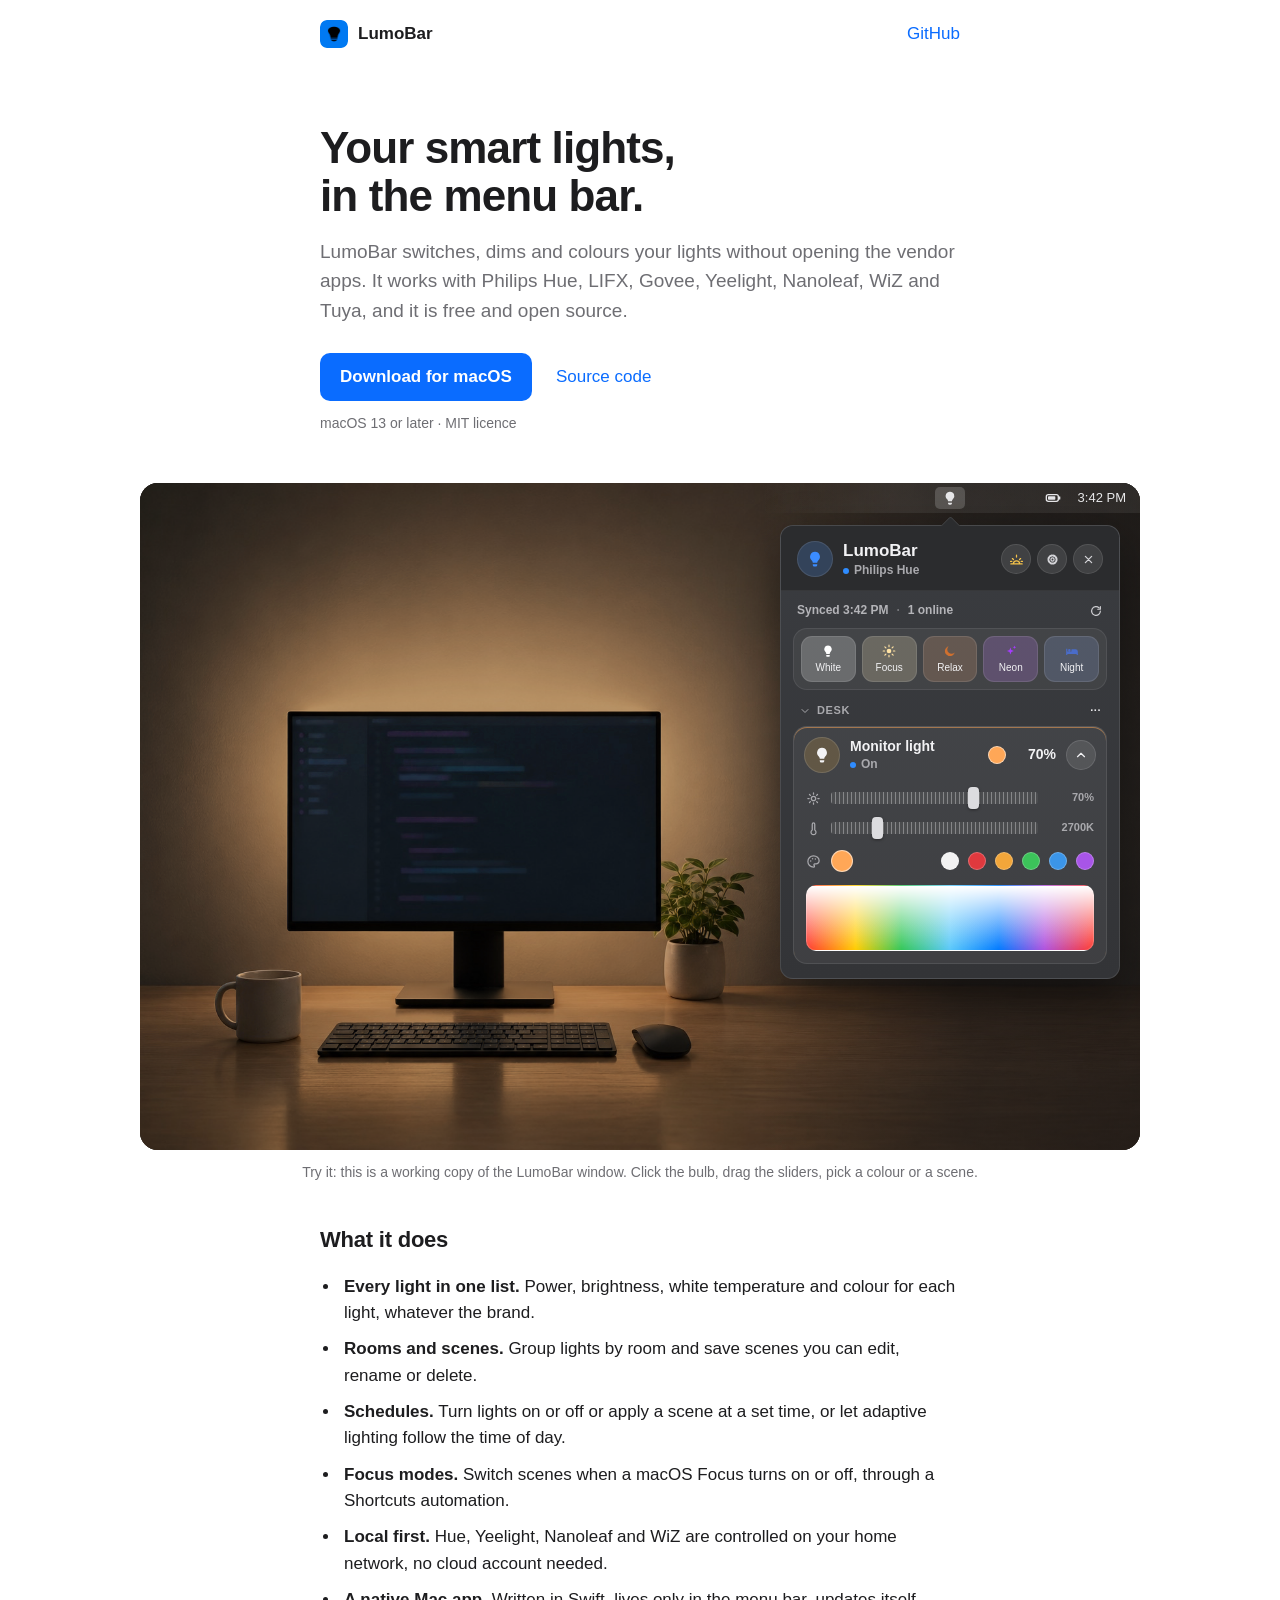
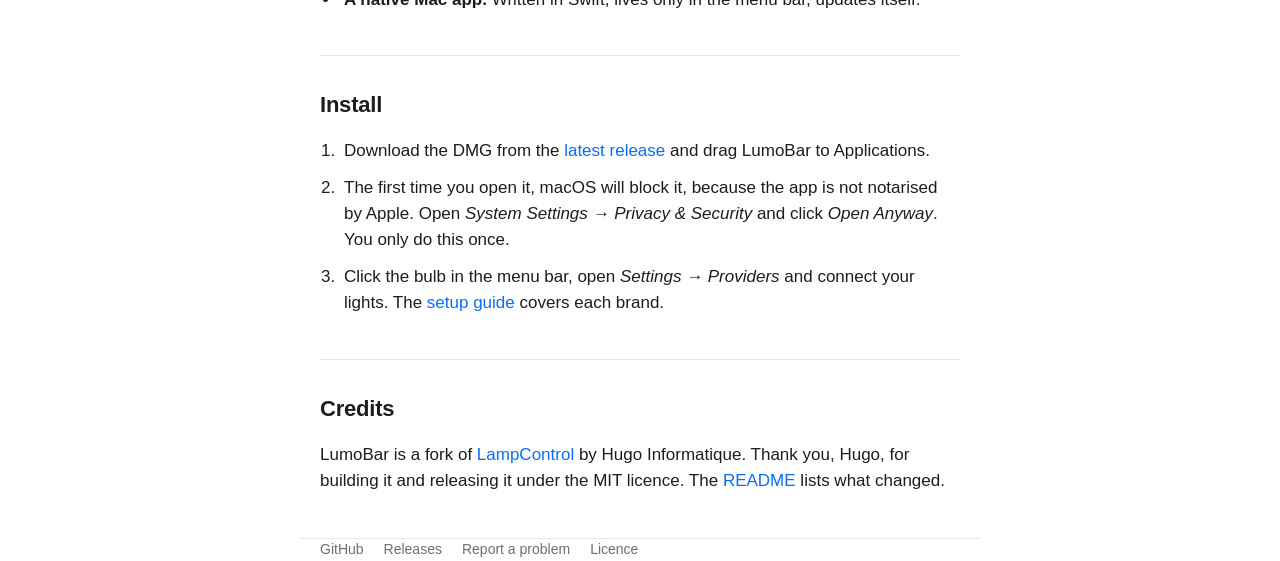
<file: landing/index.html>
<!doctype html>
<html lang="en">
  <head>
    <meta charset="utf-8" />
    <meta name="viewport" content="width=device-width, initial-scale=1" />
    <title>LumoBar – smart lights in your Mac menu bar</title>
    <meta name="description" content="LumoBar is a free, open-source macOS menu bar app for Philips Hue, LIFX, Govee, Yeelight, Nanoleaf, WiZ and Tuya lights." />
    <link rel="canonical" href="https://petrfilip.github.io/LumoBar/" />
    <link rel="icon" type="image/png" href="./favicon.png" />
    <link rel="apple-touch-icon" href="./icon.png" />
    <meta name="color-scheme" content="light dark" />
    <meta property="og:type" content="website" />
    <meta property="og:url" content="https://petrfilip.github.io/LumoBar/" />
    <meta property="og:title" content="LumoBar – smart lights in your Mac menu bar" />
    <meta property="og:description" content="A free, open-source macOS menu bar app for Philips Hue, LIFX, Govee, Yeelight, Nanoleaf, WiZ and Tuya lights." />
    <meta property="og:image" content="https://petrfilip.github.io/LumoBar/og-image.png" />
    <meta name="twitter:card" content="summary_large_image" />
    <link rel="stylesheet" href="./styles.css" />
    <script src="./demo.js" defer></script>
    <script type="application/ld+json">
      {
        "@context": "https://schema.org",
        "@type": "SoftwareApplication",
        "name": "LumoBar",
        "operatingSystem": "macOS 13 or later",
        "applicationCategory": "UtilitiesApplication",
        "description": "A free, open-source macOS menu bar app for Philips Hue, LIFX, Govee, Yeelight, Nanoleaf, WiZ and Tuya lights.",
        "url": "https://petrfilip.github.io/LumoBar/",
        "downloadUrl": "https://github.com/petrfilip/LumoBar/releases/latest",
        "license": "https://opensource.org/licenses/MIT",
        "offers": { "@type": "Offer", "price": "0", "priceCurrency": "USD" }
      }
    </script>
  </head>
  <body>
    <header class="top wrap">
      <a class="brand" href="./">
        <img src="./icon.png" width="28" height="28" alt="" />
        LumoBar
      </a>
      <a href="https://github.com/petrfilip/LumoBar">GitHub</a>
    </header>

    <main>
      <section class="hero wrap">
        <h1>Your smart lights, in the menu bar.</h1>
        <p class="lead">
          LumoBar switches, dims and colours your lights without opening the vendor apps.
          It works with Philips&nbsp;Hue, LIFX, Govee, Yeelight, Nanoleaf, WiZ and Tuya, and it is free and open source.
        </p>
        <p class="actions">
          <a class="button" href="https://github.com/petrfilip/LumoBar/releases/latest">Download for macOS</a>
          <a class="link" href="https://github.com/petrfilip/LumoBar">Source code</a>
        </p>
        <p class="meta">macOS 13 or later · MIT licence</p>
      </section>

      <div class="demo-wrap">
        <div class="demo">
          <div class="room" id="room">
            <canvas id="roomCanvas" width="1536" height="1024" role="img" aria-label="A desk with a monitor in a dark room. A light bar behind the monitor shines on the wall."></canvas>
          </div>

          <div class="mac">
            <div class="menubar" aria-hidden="true">
              <span class="mb-item mb-active">
                <svg viewBox="0 0 24 24"><path class="i-fill" d="M12 2.5a6.5 6.5 0 0 0-4.3 11.4c.8.7 1.3 1.6 1.3 2.6V17h6v-.5c0-1 .5-1.9 1.3-2.6A6.5 6.5 0 0 0 12 2.5zM9 19h6v1a2 2 0 0 1-2 2h-2a2 2 0 0 1-2-2z" /></svg>
              </span>
              <span class="mb-right">
                <span class="mb-item">
                  <svg viewBox="0 0 24 24"><rect x="2" y="7" width="18" height="10" rx="3" class="i-line" /><rect x="4.5" y="9.5" width="11" height="5" rx="1" class="i-fill" /><path d="M22 10.5v3" class="i-line" /></svg>
                </span>
                <span class="mb-clock" id="clock">9:41 PM</span>
              </span>
            </div>

            <div class="pop" role="group" aria-label="Interactive copy of the LumoBar window">
              <div class="pop-head">
                <span class="app-badge">
                  <svg viewBox="0 0 24 24"><path class="i-fill" d="M12 2.5a6.5 6.5 0 0 0-4.3 11.4c.8.7 1.3 1.6 1.3 2.6V17h6v-.5c0-1 .5-1.9 1.3-2.6A6.5 6.5 0 0 0 12 2.5zM9 19h6v1a2 2 0 0 1-2 2h-2a2 2 0 0 1-2-2z" /></svg>
                </span>
                <span class="pop-titles">
                  <span class="pop-title">LumoBar</span>
                  <span class="pop-sub"><i class="dot"></i>Philips Hue</span>
                </span>
                <span class="head-btns" aria-hidden="true">
                  <span class="rbtn sunrise"><svg viewBox="0 0 24 24"><path class="i-line" d="M3 19h18M7 19a5 5 0 0 1 10 0M12 5v3M5.5 10.5l1.6 1.6M18.5 10.5l-1.6 1.6M2.5 15h2M19.5 15h2" /></svg></span>
                  <span class="rbtn"><svg viewBox="0 0 24 24"><circle cx="12" cy="12" r="6.5" class="i-line cog" /><circle cx="12" cy="12" r="2.5" class="i-line" /></svg></span>
                  <span class="rbtn"><svg viewBox="0 0 24 24"><path class="i-line" d="M7 7l10 10M17 7 7 17" /></svg></span>
                </span>
              </div>

              <div class="pop-body">
                <div class="status">
                  <span>Synced <span id="synced">9:41 PM</span></span>
                  <span class="sep">·</span>
                  <span>1 online</span>
                  <svg viewBox="0 0 24 24" aria-hidden="true"><path class="i-line" d="M19.5 12a7.5 7.5 0 1 1-2.2-5.3M19.5 4.5v4.5H15" /></svg>
                </div>

                <div class="scenes">
                  <button type="button" class="chip" data-scene="white" style="--c: #ffffff">
                    <svg viewBox="0 0 24 24" aria-hidden="true"><path class="i-fill" d="M12 2.5a6.5 6.5 0 0 0-4.3 11.4c.8.7 1.3 1.6 1.3 2.6V17h6v-.5c0-1 .5-1.9 1.3-2.6A6.5 6.5 0 0 0 12 2.5zM9 19h6v1a2 2 0 0 1-2 2h-2a2 2 0 0 1-2-2z" /></svg>
                    White
                  </button>
                  <button type="button" class="chip" data-scene="focus" style="--c: #ffe2a3">
                    <svg viewBox="0 0 24 24" aria-hidden="true"><circle cx="12" cy="12" r="4" class="i-fill" /><path class="i-line" d="M12 2v2.5M12 19.5V22M2 12h2.5M19.5 12H22M4.9 4.9l1.8 1.8M17.3 17.3l1.8 1.8M4.9 19.1l1.8-1.8M17.3 6.7l1.8-1.8" /></svg>
                    Focus
                  </button>
                  <button type="button" class="chip" data-scene="relax" style="--c: #d0702f">
                    <svg viewBox="0 0 24 24" aria-hidden="true"><path class="i-fill" d="M20 14.5A8.5 8.5 0 1 1 9.5 4a7 7 0 0 0 10.5 10.5z" /></svg>
                    Relax
                  </button>
                  <button type="button" class="chip" data-scene="neon" style="--c: #a63bff">
                    <svg viewBox="0 0 24 24" aria-hidden="true"><path class="i-fill" d="M11 6l1.6 4.4L17 12l-4.4 1.6L11 18l-1.6-4.4L5 12l4.4-1.6zM18 2.5l.8 2.2 2.2.8-2.2.8L18 8.5l-.8-2.2L15 5.5l2.2-.8z" /></svg>
                    Neon
                  </button>
                  <button type="button" class="chip" data-scene="night" style="--c: #4a6cc8">
                    <svg viewBox="0 0 24 24" aria-hidden="true"><path class="i-fill" d="M2 8h2v5h7v-3a1 1 0 0 1 1-1h6a4 4 0 0 1 4 4v6h-2v-2H4v2H2zM7.5 8.5a2.2 2.2 0 1 1 0 4.4 2.2 2.2 0 0 1 0-4.4z" /></svg>
                    Night
                  </button>
                </div>

                <div class="room-head" aria-hidden="true">
                  <svg viewBox="0 0 24 24"><path class="i-line" d="m6 9 6 6 6-6" /></svg>
                  <span>Desk</span>
                  <span class="more">···</span>
                </div>

                <div class="card" id="card">
                  <div class="row">
                    <button type="button" class="bulb" id="power" aria-pressed="true" aria-label="Turn the light off">
                      <svg viewBox="0 0 24 24" aria-hidden="true"><path class="i-fill" d="M12 2.5a6.5 6.5 0 0 0-4.3 11.4c.8.7 1.3 1.6 1.3 2.6V17h6v-.5c0-1 .5-1.9 1.3-2.6A6.5 6.5 0 0 0 12 2.5zM9 19h6v1a2 2 0 0 1-2 2h-2a2 2 0 0 1-2-2z" /></svg>
                    </button>
                    <span class="name">
                      <b>Monitor light</b>
                      <span class="state"><i class="dot"></i><span id="stateText">On</span></span>
                    </span>
                    <span class="swatch" id="swatch"></span>
                    <span class="pct" id="pct">70%</span>
                    <button type="button" class="chev" id="expand" aria-expanded="true" aria-controls="controls" aria-label="Hide the controls">
                      <svg viewBox="0 0 24 24" aria-hidden="true"><path class="i-line" d="m6 15 6-6 6 6" /></svg>
                    </button>
                  </div>

                  <div class="controls" id="controls">
                    <label class="ctl">
                      <svg viewBox="0 0 24 24" aria-hidden="true"><circle cx="12" cy="12" r="3.5" class="i-line" /><path class="i-line" d="M12 3v2M12 19v2M3 12h2M19 12h2M5.6 5.6 7 7M17 17l1.4 1.4M5.6 18.4 7 17M17 7l1.4-1.4" /></svg>
                      <input type="range" id="bri" min="1" max="100" value="70" aria-label="Brightness" />
                      <span class="val" id="briVal">70%</span>
                    </label>
                    <label class="ctl">
                      <svg viewBox="0 0 24 24" aria-hidden="true"><path class="i-line" d="M10 14.5V5a2 2 0 1 1 4 0v9.5a4 4 0 1 1-4 0z" /></svg>
                      <input type="range" id="temp" min="1700" max="6500" step="50" value="2700" aria-label="White temperature" />
                      <span class="val" id="tempVal">2700K</span>
                    </label>
                    <div class="ctl colors">
                      <svg viewBox="0 0 24 24" aria-hidden="true"><path class="i-line" d="M12 3a9 9 0 1 0 0 18c1 0 1.6-.7 1.6-1.5 0-.5-.2-.8-.5-1.1a1.5 1.5 0 0 1 1.1-2.6H16a5 5 0 0 0 5-5C21 6.6 17 3 12 3z" /><circle cx="7.5" cy="11" r="1.2" class="i-fill" /><circle cx="10.5" cy="7.5" r="1.2" class="i-fill" /><circle cx="15" cy="8" r="1.2" class="i-fill" /></svg>
                      <span class="current" id="current"></span>
                      <span class="dots">
                        <button type="button" data-h="0" data-s="0" style="--c: #f2f2f2" aria-label="White"></button>
                        <button type="button" data-h="0" data-s="0.85" style="--c: #e0393e" aria-label="Red"></button>
                        <button type="button" data-h="34" data-s="0.8" style="--c: #f2a63a" aria-label="Orange"></button>
                        <button type="button" data-h="128" data-s="0.7" style="--c: #3cc35a" aria-label="Green"></button>
                        <button type="button" data-h="208" data-s="0.78" style="--c: #3b95e8" aria-label="Blue"></button>
                        <button type="button" data-h="280" data-s="0.72" style="--c: #a855e8" aria-label="Purple"></button>
                      </span>
                    </div>
                    <div class="field white-mode" id="field" tabindex="0" role="slider" aria-label="Colour" aria-valuemin="0" aria-valuemax="360" aria-valuenow="30" aria-valuetext="Hue 30°, saturation 80%">
                      <span class="picker" id="picker"></span>
                    </div>
                  </div>
                </div>
              </div>
            </div>
          </div>
        </div>
        <p class="demo-note">
          Try it: this is a working copy of the LumoBar window. Click the bulb, drag the sliders, pick a colour or a scene.
        </p>
      </div>

      <div class="wrap">
        <section>
          <h2>What it does</h2>
          <ul class="features">
            <li><strong>Every light in one list.</strong> Power, brightness, white temperature and colour for each light, whatever the brand.</li>
            <li><strong>Rooms and scenes.</strong> Group lights by room and save scenes you can edit, rename or delete.</li>
            <li><strong>Schedules.</strong> Turn lights on or off or apply a scene at a set time, or let adaptive lighting follow the time of day.</li>
            <li><strong>Focus modes.</strong> Switch scenes when a macOS Focus turns on or off, through a Shortcuts automation.</li>
            <li><strong>Local first.</strong> Hue, Yeelight, Nanoleaf and WiZ are controlled on your home network, no cloud account needed.</li>
            <li><strong>A native Mac app.</strong> Written in Swift, lives only in the menu bar, updates itself.</li>
          </ul>
        </section>

        <section>
          <h2>Install</h2>
          <ol class="steps">
            <li>Download the DMG from the <a href="https://github.com/petrfilip/LumoBar/releases/latest">latest release</a> and drag LumoBar to Applications.</li>
            <li>
              The first time you open it, macOS will block it, because the app is not notarised by Apple.
              Open <em>System Settings → Privacy &amp; Security</em> and click <em>Open Anyway</em>. You only do this once.
            </li>
            <li>
              Click the bulb in the menu bar, open <em>Settings → Providers</em> and connect your lights.
              The <a href="https://github.com/petrfilip/LumoBar/blob/main/docs/CONFIGURATION.md">setup guide</a> covers each brand.
            </li>
          </ol>
        </section>

        <section>
          <h2>Credits</h2>
          <p>
            LumoBar is a fork of <a href="https://github.com/hugoinformatique/LampControl">LampControl</a> by Hugo Informatique.
            Thank you, Hugo, for building it and releasing it under the MIT licence.
            The <a href="https://github.com/petrfilip/LumoBar#whats-different-from-lampcontrol">README</a> lists what changed.
          </p>
        </section>
      </div>
    </main>

    <footer class="wrap">
      <a href="https://github.com/petrfilip/LumoBar">GitHub</a>
      <a href="https://github.com/petrfilip/LumoBar/releases">Releases</a>
      <a href="https://github.com/petrfilip/LumoBar/issues">Report a problem</a>
      <a href="https://github.com/petrfilip/LumoBar/blob/main/LICENSE">Licence</a>
    </footer>
  </body>
</html>
</file>
<file: landing/styles.css>
:root {
  --bg: #ffffff;
  --text: #1d1d1f;
  --muted: #6e6e73;
  --line: #e5e5ea;
  --accent: #0a6cff;
  --accent-text: #ffffff;
  color-scheme: light dark;
}

@media (prefers-color-scheme: dark) {
  :root {
    --bg: #161617;
    --text: #f5f5f7;
    --muted: #a1a1a6;
    --line: #2c2c2e;
    --accent: #3b8cff;
  }
}

* {
  box-sizing: border-box;
}

html {
  -webkit-text-size-adjust: 100%;
}

body {
  margin: 0;
  background: var(--bg);
  color: var(--text);
  font: 17px/1.55 -apple-system, BlinkMacSystemFont, "SF Pro Text", "Segoe UI", Roboto, Helvetica, Arial, sans-serif;
  -webkit-font-smoothing: antialiased;
}

a {
  color: var(--accent);
  text-decoration: none;
}

a:hover {
  text-decoration: underline;
}

.wrap {
  max-width: 680px;
  margin: 0 auto;
  padding: 0 20px;
}

.top {
  display: flex;
  align-items: center;
  justify-content: space-between;
  padding-top: 20px;
  padding-bottom: 20px;
}

.brand {
  display: inline-flex;
  align-items: center;
  gap: 10px;
  color: var(--text);
  font-weight: 600;
}

.brand:hover {
  text-decoration: none;
}

.brand img {
  border-radius: 7px;
}

.hero {
  padding-top: 56px;
  padding-bottom: 8px;
}

h1 {
  margin: 0 0 16px;
  font-size: clamp(32px, 6vw, 44px);
  line-height: 1.1;
  letter-spacing: -0.02em;
  text-wrap: balance;
}

.lead {
  margin: 0 0 28px;
  font-size: 19px;
  color: var(--muted);
}

.actions {
  display: flex;
  flex-wrap: wrap;
  align-items: center;
  gap: 12px 24px;
  margin: 0 0 12px;
}

.button {
  display: inline-block;
  padding: 11px 20px;
  border-radius: 10px;
  background: var(--accent);
  color: var(--accent-text);
  font-weight: 600;
}

.button:hover {
  text-decoration: none;
  filter: brightness(1.08);
}

.meta {
  margin: 0;
  font-size: 14px;
  color: var(--muted);
}

section {
  padding: 32px 0;
}

.wrap > section + section {
  border-top: 1px solid var(--line);
}

h2 {
  margin: 0 0 16px;
  font-size: 22px;
  letter-spacing: -0.01em;
}

p {
  margin: 0 0 12px;
}

.features,
.steps {
  margin: 0;
  padding-left: 20px;
}

.features li,
.steps li {
  margin: 0 0 10px;
  padding-left: 4px;
}

footer {
  display: flex;
  flex-wrap: wrap;
  gap: 8px 20px;
  padding-top: 32px;
  padding-bottom: 48px;
  border-top: 1px solid var(--line);
  font-size: 14px;
}

footer a {
  color: var(--muted);
}

/* ---------------------------------------------------------------------------
   Interactive demo: a desk lit by the light behind the monitor (left) and an
   HTML copy of the LumoBar window (right). demo.js sets --light and --level.
   ------------------------------------------------------------------------- */

@property --light {
  syntax: "<color>";
  inherits: true;
  initial-value: rgb(255 167 87);
}

@property --level {
  syntax: "<number>";
  inherits: true;
  initial-value: 0.78;
}

.demo-wrap {
  max-width: 1040px;
  margin: 40px auto 8px;
  padding: 0 20px;
}

.demo {
  --light: rgb(255 167 87);
  --level: 0.78;
  display: grid;
  grid-template-columns: minmax(0, 1fr) 380px;
  min-height: 560px;
  overflow: hidden;
  border-radius: 18px;
  background: #121316;
  color: #f2f2f4;
  transition: --light 0.45s ease, --level 0.45s ease;
}

/* The room photo runs under the window column too, so the light carries on behind it.
   Without JavaScript the lit photo is shown; demo.js paints the canvas over it. */
.room {
  grid-column: 1 / -1;
  grid-row: 1;
  background: #1a1b1f url("./room-lit.jpg") 50% 78% / cover no-repeat;
}

.room canvas {
  display: block;
  width: 100%;
  height: 100%;
  object-fit: cover;
  object-position: 50% 78%;
}

.demo-note {
  margin: 12px 0 0;
  text-align: center;
  font-size: 14px;
  color: var(--muted);
}

/* The right column: a slice of the macOS menu bar with the window under it. */

.mac {
  grid-column: 2;
  grid-row: 1;
  display: flex;
  flex-direction: column;
  align-items: center;
  padding: 0 20px 24px;
  background: linear-gradient(90deg, rgba(18, 19, 22, 0), rgba(18, 19, 22, 0.45) 55%);
}

.menubar {
  position: relative;
  align-self: stretch;
  display: flex;
  align-items: center;
  justify-content: center;
  height: 30px;
  margin: 0 -20px;
  padding: 0 14px;
  background: linear-gradient(90deg, rgba(255, 255, 255, 0), rgba(255, 255, 255, 0.07) 35%);
  font-size: 13px;
  font-weight: 500;
  color: #e8e8ea;
}

.mb-item {
  display: inline-grid;
  place-items: center;
  width: 30px;
  height: 22px;
  border-radius: 5px;
}

.mb-item svg {
  width: 16px;
  height: 16px;
}

.mb-active {
  background: rgba(255, 255, 255, 0.18);
}

.mb-right {
  position: absolute;
  right: 14px;
  display: flex;
  align-items: center;
  gap: 4px;
}

.mb-clock {
  padding-left: 6px;
}

.i-fill {
  fill: currentColor;
}

.i-line {
  fill: none;
  stroke: currentColor;
  stroke-width: 2;
  stroke-linecap: round;
  stroke-linejoin: round;
}

.cog {
  stroke-width: 3.2;
  stroke-dasharray: 3.1 2;
}

/* The window */

.pop {
  position: relative;
  width: 340px;
  margin-top: 12px;
  border-radius: 13px;
  background: linear-gradient(180deg, #3a3c40 0%, #333437 100%);
  border: 1px solid rgba(255, 255, 255, 0.1);
  box-shadow: 0 20px 50px rgba(0, 0, 0, 0.45);
  font-size: 13px;
  line-height: 1.25;
  user-select: none;
  -webkit-user-select: none;
}

.pop::before {
  content: "";
  position: absolute;
  top: -7px;
  left: 50%;
  width: 14px;
  height: 14px;
  margin-left: -7px;
  transform: rotate(45deg);
  border-radius: 3px 0 0 0;
  background: #2b2c2e;
  border-left: 1px solid rgba(255, 255, 255, 0.1);
  border-top: 1px solid rgba(255, 255, 255, 0.1);
}

.pop svg {
  display: block;
}

.pop button {
  font: inherit;
  color: inherit;
  cursor: pointer;
}

.pop button:focus-visible,
.field:focus-visible,
.ctl input:focus-visible {
  outline: 2px solid #3b8cff;
  outline-offset: 2px;
}

.pop-head {
  position: relative;
  display: flex;
  align-items: center;
  gap: 10px;
  padding: 14px 16px 12px;
  border-radius: 12px 12px 0 0;
  background: #2b2c2e;
  border-bottom: 1px solid rgba(255, 255, 255, 0.06);
}

.app-badge {
  display: grid;
  place-items: center;
  width: 36px;
  height: 36px;
  border-radius: 50%;
  background: #33435a;
  border: 1px solid rgba(255, 255, 255, 0.1);
  color: #3b8cff;
}

.app-badge svg {
  width: 18px;
  height: 18px;
}

.pop-titles {
  display: flex;
  flex-direction: column;
  flex: 1;
  min-width: 0;
}

.pop-title {
  font-size: 17px;
  font-weight: 700;
}

.pop-sub {
  display: flex;
  align-items: center;
  gap: 5px;
  margin-top: 2px;
  font-size: 12px;
  font-weight: 600;
  color: #a9a9ad;
}

.dot {
  display: inline-block;
  width: 6px;
  height: 6px;
  border-radius: 50%;
  background: #2f8cff;
}

.head-btns {
  display: flex;
  gap: 6px;
}

.rbtn {
  display: grid;
  place-items: center;
  width: 30px;
  height: 30px;
  border-radius: 50%;
  background: rgba(255, 255, 255, 0.1);
  border: 1px solid rgba(255, 255, 255, 0.1);
  color: #d4d4d8;
}

.rbtn svg {
  width: 15px;
  height: 15px;
}

.rbtn.sunrise {
  color: #f5c34a;
}

.pop-body {
  padding: 10px 12px 14px;
}

.status {
  display: flex;
  align-items: center;
  gap: 8px;
  padding: 2px 4px 10px;
  font-size: 12px;
  font-weight: 600;
  color: #b4b4b8;
}

.status .sep {
  opacity: 0.5;
}

.status svg {
  width: 14px;
  height: 14px;
  margin-left: auto;
  color: #cfcfd3;
}

.scenes {
  display: flex;
  gap: 6px;
  padding: 7px;
  border-radius: 14px;
  background: rgba(255, 255, 255, 0.05);
  border: 1px solid rgba(255, 255, 255, 0.08);
}

.chip {
  display: flex;
  flex: 1;
  flex-direction: column;
  align-items: center;
  justify-content: center;
  gap: 4px;
  height: 46px;
  padding: 0;
  border-radius: 11px;
  border: 1px solid rgba(255, 255, 255, 0.1);
  background: color-mix(in srgb, var(--c) 14%, rgba(255, 255, 255, 0.09));
  font-weight: 700;
  transition: transform 0.12s ease, background 0.12s ease;
}

.pop .chip {
  font-size: 10px;
}

.chip svg {
  width: 14px;
  height: 14px;
  color: var(--c);
}

.chip:hover {
  background: color-mix(in srgb, var(--c) 22%, rgba(255, 255, 255, 0.13));
}

.chip:active {
  transform: scale(0.96);
}

.room-head {
  display: flex;
  align-items: center;
  gap: 6px;
  padding: 14px 6px 8px;
  font-size: 11px;
  font-weight: 700;
  letter-spacing: 0.06em;
  text-transform: uppercase;
  color: #a9a9ad;
}

.room-head svg {
  width: 12px;
  height: 12px;
}

.room-head .more {
  margin-left: auto;
  color: #e8e8ea;
  letter-spacing: 0.05em;
}

.card {
  border-radius: 14px;
  background: rgba(255, 255, 255, 0.06);
  border: 1px solid rgba(255, 255, 255, 0.09);
  box-shadow: inset 0 1px 0 color-mix(in srgb, var(--light) calc(var(--level) * 70%), transparent);
}

.row {
  display: flex;
  align-items: center;
  gap: 10px;
  padding: 10px 10px 10px 10px;
}

.bulb {
  display: grid;
  place-items: center;
  width: 36px;
  height: 36px;
  padding: 0;
  border-radius: 50%;
  border: 1px solid rgba(255, 255, 255, 0.12);
  background: rgba(245, 181, 66, 0.18);
  color: #f5b542;
  transition: background 0.2s ease, color 0.2s ease;
}

.bulb svg {
  width: 18px;
  height: 18px;
}

.name {
  display: flex;
  flex: 1;
  flex-direction: column;
  min-width: 0;
}

.name b {
  font-size: 14px;
}

.state {
  display: flex;
  align-items: center;
  gap: 5px;
  margin-top: 2px;
  font-size: 12px;
  font-weight: 600;
  color: #a9a9ad;
}

.swatch,
.current {
  width: 18px;
  height: 18px;
  border-radius: 50%;
  border: 1.5px solid rgba(255, 255, 255, 0.55);
  background: var(--light);
}

.pct {
  min-width: 40px;
  text-align: right;
  font-size: 14px;
  font-weight: 700;
  font-variant-numeric: tabular-nums;
}

.chev {
  display: grid;
  place-items: center;
  width: 30px;
  height: 30px;
  padding: 0;
  border-radius: 50%;
  border: 1px solid rgba(255, 255, 255, 0.12);
  background: rgba(255, 255, 255, 0.1);
}

.chev svg {
  width: 14px;
  height: 14px;
  transition: transform 0.2s ease;
}

.chev[aria-expanded="false"] svg {
  transform: rotate(180deg);
}

.card.off .bulb {
  background: rgba(255, 255, 255, 0.06);
  color: #7d7d82;
}

.card.off .state .dot {
  background: #6d6d72;
}

.card.off .pct,
.card.off .swatch {
  opacity: 0.45;
}

.controls {
  padding: 0 12px 12px;
}

.controls[hidden] {
  display: none;
}

.ctl {
  display: flex;
  align-items: center;
  gap: 10px;
  height: 30px;
  color: #a9a9ad;
}

.ctl > svg {
  flex: none;
  width: 15px;
  height: 15px;
}

.ctl .val {
  min-width: 46px;
  text-align: right;
  font-size: 11px;
  font-weight: 700;
  font-variant-numeric: tabular-nums;
}

.ctl input[type="range"] {
  flex: 1;
  min-width: 0;
  height: 22px;
  margin: 0;
  background: transparent;
  -webkit-appearance: none;
  appearance: none;
  cursor: pointer;
}

.ctl input[type="range"]::-webkit-slider-runnable-track {
  height: 12px;
  border-radius: 3px;
  background: repeating-linear-gradient(90deg, rgba(255, 255, 255, 0.32) 0 1.5px, transparent 1.5px 4px), rgba(255, 255, 255, 0.06);
}

.ctl input[type="range"]::-moz-range-track {
  height: 12px;
  border-radius: 3px;
  background: repeating-linear-gradient(90deg, rgba(255, 255, 255, 0.32) 0 1.5px, transparent 1.5px 4px), rgba(255, 255, 255, 0.06);
}

.ctl input[type="range"]::-webkit-slider-thumb {
  -webkit-appearance: none;
  width: 11px;
  height: 22px;
  margin-top: -5px;
  border-radius: 4px;
  border: none;
  background: #dcdcdf;
  box-shadow: 0 1px 3px rgba(0, 0, 0, 0.4);
}

.ctl input[type="range"]::-moz-range-thumb {
  width: 11px;
  height: 22px;
  border-radius: 4px;
  border: none;
  background: #dcdcdf;
  box-shadow: 0 1px 3px rgba(0, 0, 0, 0.4);
}

.colors {
  height: 36px;
}

.colors .current {
  width: 22px;
  height: 22px;
  flex: none;
}

.dots {
  display: flex;
  flex: 1;
  justify-content: flex-end;
  gap: 9px;
}

.dots button {
  width: 18px;
  height: 18px;
  padding: 0;
  border-radius: 50%;
  border: 1px solid rgba(255, 255, 255, 0.25);
  background: var(--c);
}

.dots button[aria-pressed="true"] {
  box-shadow: 0 0 0 2px #2b2c2e, 0 0 0 3.5px #3b8cff;
}

.field {
  position: relative;
  height: 66px;
  margin-top: 6px;
  border-radius: 10px;
  border: 1px solid rgba(255, 255, 255, 0.2);
  background:
    linear-gradient(180deg, #fff, rgba(255, 255, 255, 0)),
    linear-gradient(90deg, #ff3b30, #ffcc00 17%, #34c759 33%, #5ac8fa 50%, #007aff 67%, #af52de 83%, #ff3b30);
  cursor: crosshair;
  touch-action: none;
}

.picker {
  position: absolute;
  left: 8.3%;
  top: 80%;
  width: 16px;
  height: 16px;
  margin: -8px 0 0 -8px;
  border-radius: 50%;
  border: 2px solid #fff;
  box-shadow: 0 0 0 1px rgba(0, 0, 0, 0.35);
  pointer-events: none;
  transition: opacity 0.2s ease;
}

.field.white-mode .picker {
  opacity: 0;
}

@media (max-width: 860px) {
  .demo {
    grid-template-columns: 1fr;
    min-height: 0;
  }

  .room {
    grid-column: 1;
    aspect-ratio: 4 / 3;
  }

  .room,
  .room canvas {
    background-position: 30% 78%;
    object-position: 30% 78%;
  }

  .mac {
    grid-column: 1;
    grid-row: 2;
    padding-top: 0;
    background: #141518;
  }

  .menubar {
    background: rgba(255, 255, 255, 0.07);
  }
}

@media (max-width: 400px) {
  .demo-wrap {
    padding: 0 8px;
  }

  .pop {
    width: 100%;
  }
}

@media (prefers-reduced-motion: reduce) {
  .demo,
  .chip,
  .bulb,
  .chev svg,
  .picker {
    transition: none;
  }
}
</file>
